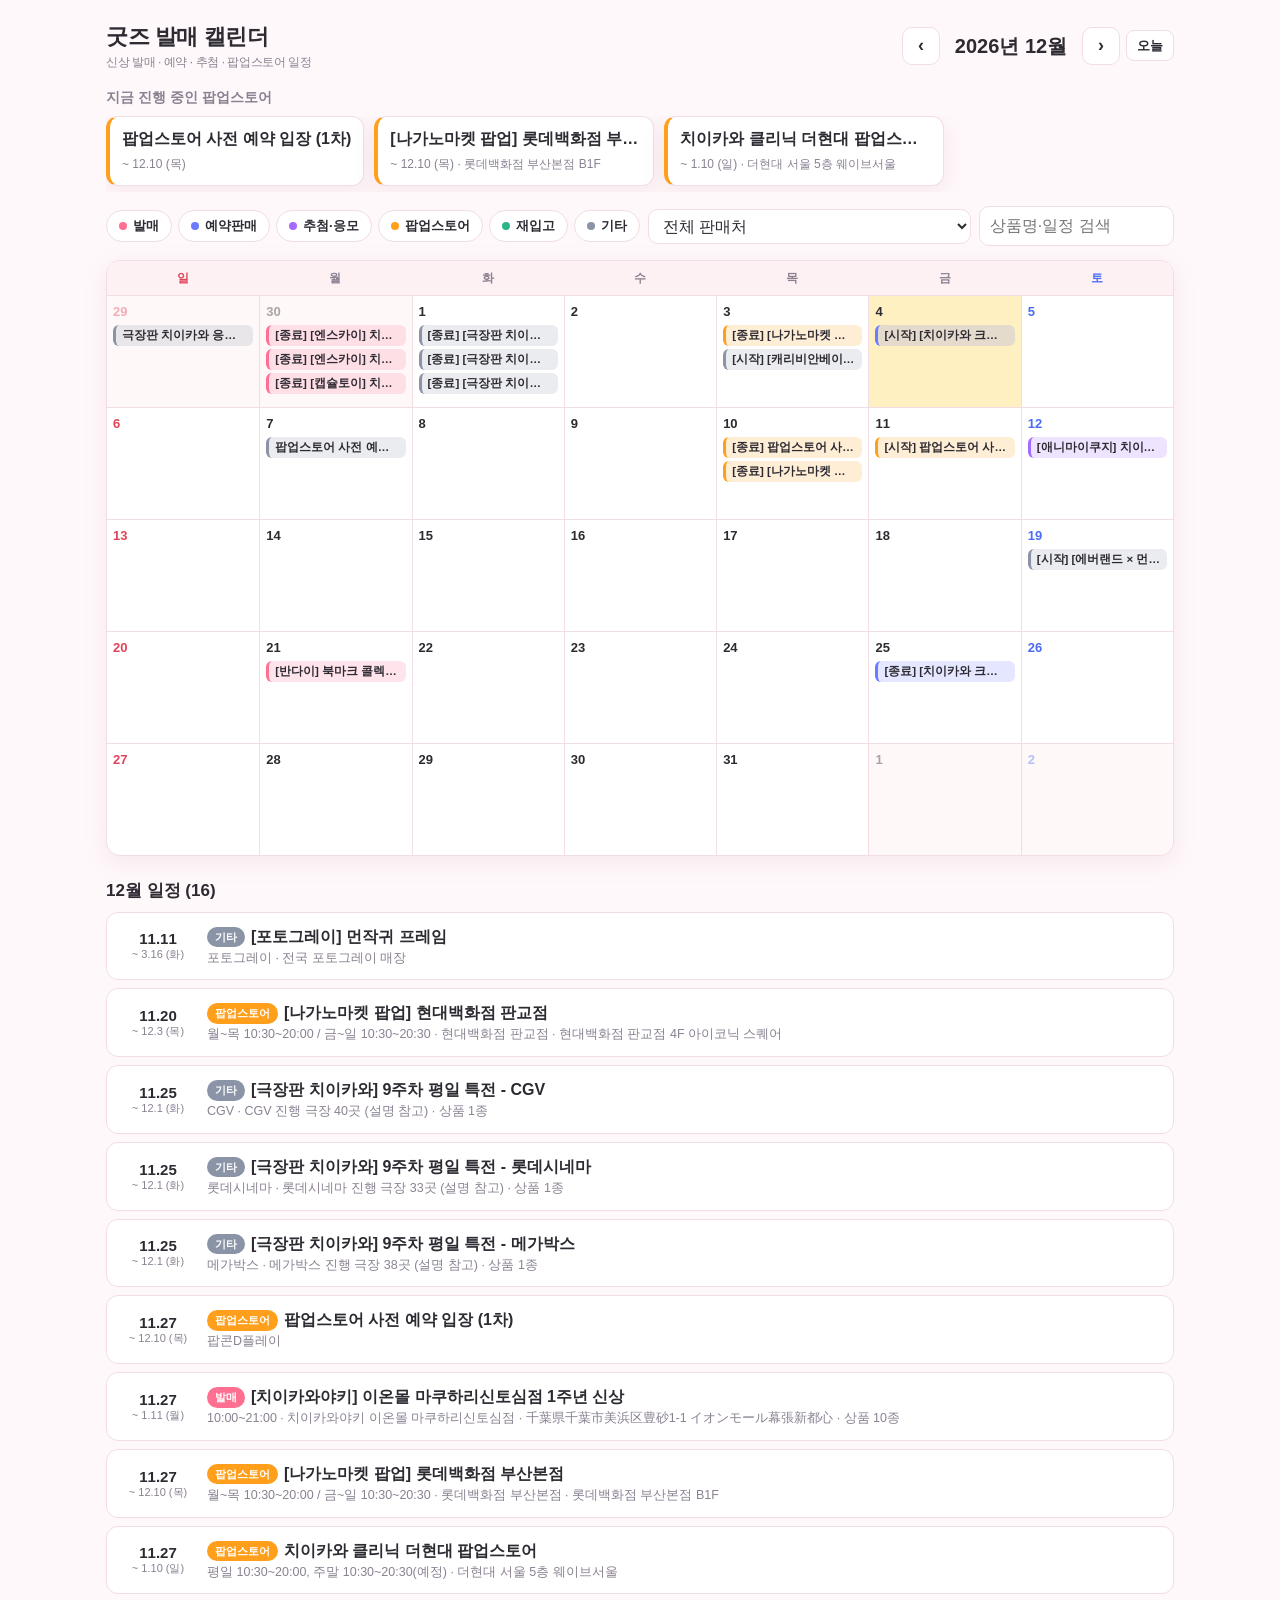
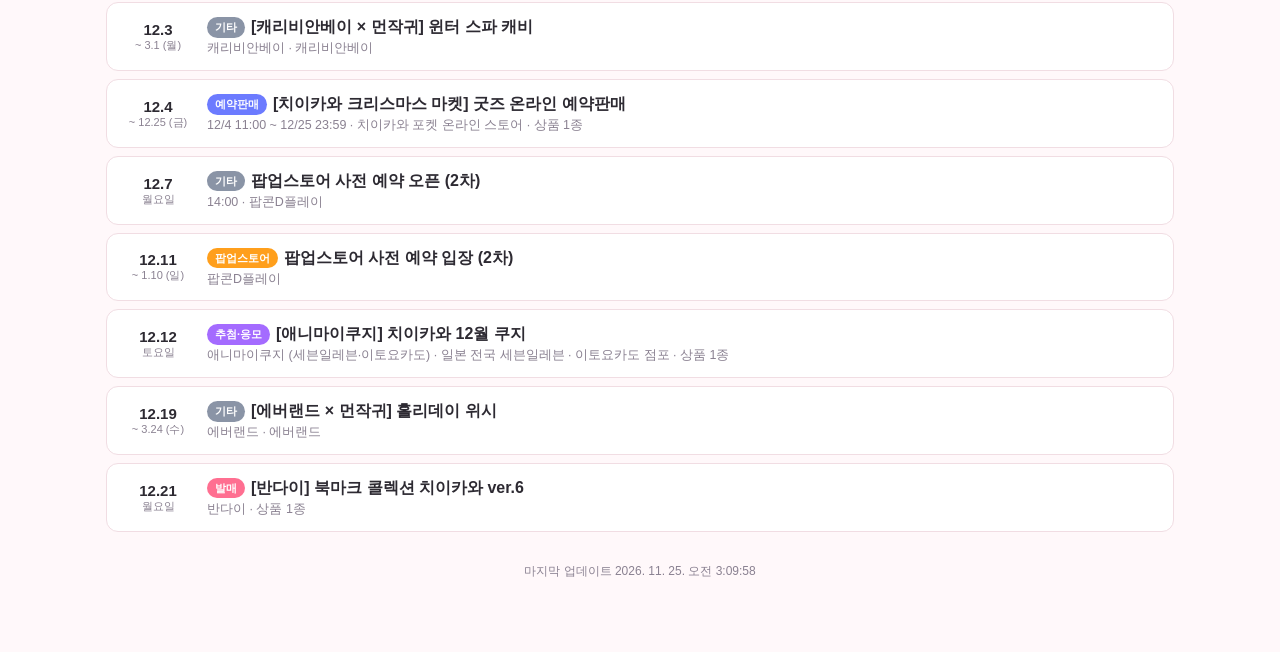
<file: index.html>
<!doctype html>
<html lang="ko">
<head>
<meta charset="utf-8">
<meta name="viewport" content="width=device-width, initial-scale=1, viewport-fit=cover">
<title>굿즈 발매 캘린더</title>
<!-- 홈 화면 앱 설정 -->
<link rel="manifest" href="manifest.json">
<meta name="theme-color" content="#fff8fa" media="(prefers-color-scheme: light)">
<meta name="theme-color" content="#18151b" media="(prefers-color-scheme: dark)">
<link rel="icon" type="image/png" sizes="192x192" href="icon-192.png">
<link rel="apple-touch-icon" href="apple-touch-icon.png">
<meta name="apple-mobile-web-app-capable" content="yes">
<meta name="mobile-web-app-capable" content="yes">
<meta name="apple-mobile-web-app-status-bar-style" content="default">
<meta name="apple-mobile-web-app-title" content="굿즈캘린더">
<style>
/* 앱 모드: 아이폰 노치·홈바 영역 피하기 */
@media (display-mode: standalone) {
  .wrap { padding-top: max(20px, env(safe-area-inset-top)); padding-bottom: max(60px, env(safe-area-inset-bottom)); }
  .modal-bg { padding-top: max(16px, env(safe-area-inset-top)); }
}
@import url('https://cdn.jsdelivr.net/gh/orioncactus/pretendard@v1.3.9/dist/web/static/pretendard.min.css');

:root {
  --bg: #fff8fa;
  --surface: #ffffff;
  --surface-2: #fdf1f4;
  --line: #f1dde3;
  --text: #2d2a32;
  --muted: #8a8191;
  --accent: #ff6f91;
  --accent-ink: #ffffff;
  --today: #fff0c2;
  --shadow: 0 6px 24px rgba(160, 90, 110, .10);
  --radius: 14px;
}
@media (prefers-color-scheme: dark) {
  :root {
    --bg: #18151b; --surface: #221e26; --surface-2: #2a2530; --line: #3a3340;
    --text: #f1ecf4; --muted: #a79eb0; --accent: #ff86a4; --today: #4a3d1e;
    --shadow: 0 6px 24px rgba(0, 0, 0, .35);
  }
}
* { box-sizing: border-box; }
html, body { margin: 0; }
body {
  font-family: Pretendard, -apple-system, 'Apple SD Gothic Neo', 'Malgun Gothic', sans-serif;
  background: var(--bg); color: var(--text); line-height: 1.5; -webkit-font-smoothing: antialiased;
}
a { color: var(--accent); }
button, input, select, textarea { font: inherit; color: inherit; }
.wrap { max-width: 1100px; margin: 0 auto; padding: 20px 16px 60px; }

/* header */
.top { display: flex; align-items: center; justify-content: space-between; gap: 12px; flex-wrap: wrap; margin-bottom: 16px; }
.brand { font-size: 22px; font-weight: 800; margin: 0; letter-spacing: -.02em; }
.brand small { display: block; font-size: 12px; font-weight: 500; color: var(--muted); }
.monthnav { display: flex; align-items: center; gap: 6px; }
.monthnav .label { font-size: 20px; font-weight: 800; min-width: 130px; text-align: center; }

.btn {
  border: 1px solid var(--line); background: var(--surface); border-radius: 10px;
  padding: 8px 14px; cursor: pointer; font-weight: 600; transition: background .15s, transform .05s;
}
.btn:hover { background: var(--surface-2); }
.btn:active { transform: translateY(1px); }
.btn.primary { background: var(--accent); color: var(--accent-ink); border-color: transparent; }
.btn.primary:hover { filter: brightness(1.05); }
.btn.danger { color: #e0445a; }
.btn.sm { padding: 5px 10px; font-size: 13px; border-radius: 8px; }
.btn.icon { width: 38px; height: 38px; padding: 0; display: inline-grid; place-items: center; font-size: 18px; }

/* filters */
.filters { display: flex; gap: 8px; flex-wrap: wrap; align-items: center; margin-bottom: 14px; }
.chipbtn {
  border: 1px solid var(--line); background: var(--surface); border-radius: 999px; padding: 5px 12px;
  font-size: 13px; cursor: pointer; display: inline-flex; align-items: center; gap: 6px; font-weight: 600;
}
.chipbtn .dot { width: 8px; height: 8px; border-radius: 50%; }
.chipbtn.off { opacity: .4; }
.filters select, .filters input, .field input, .field select, .field textarea {
  border: 1px solid var(--line); background: var(--surface); border-radius: 10px; padding: 7px 10px; min-width: 0;
}
.filters input { flex: 1 1 160px; }

/* ongoing popups */
.ongoing { display: flex; gap: 10px; overflow-x: auto; padding-bottom: 6px; margin-bottom: 14px; }
.ongoing:empty { display: none; }
.ongoing .card {
  flex: 0 0 auto; min-width: 220px; max-width: 280px; background: var(--surface); border: 1px solid var(--line);
  border-left: 4px solid var(--c); border-radius: 12px; padding: 10px 12px; cursor: pointer; box-shadow: var(--shadow);
}
.ongoing .card b { display: block; white-space: nowrap; overflow: hidden; text-overflow: ellipsis; }
.ongoing .card span { font-size: 12px; color: var(--muted); }
.sec-title { font-size: 14px; font-weight: 800; color: var(--muted); margin: 0 0 8px; }

/* calendar */
.cal { background: var(--surface); border: 1px solid var(--line); border-radius: var(--radius); box-shadow: var(--shadow); overflow: hidden; }
.cal-head, .cal-grid { display: grid; grid-template-columns: repeat(7, minmax(0, 1fr)); }
.cal-head div { padding: 8px; text-align: center; font-size: 12px; font-weight: 700; color: var(--muted); background: var(--surface-2); }
.cal-head div:first-child { color: #e0445a; }
.cal-head div:last-child { color: #4a6cf7; }
.day {
  min-height: 112px; border-top: 1px solid var(--line); border-left: 1px solid var(--line); padding: 6px;
  cursor: pointer; display: flex; flex-direction: column; gap: 3px; min-width: 0;
}
.day:nth-child(7n+1) { border-left: 0; }
.day.other { background: color-mix(in srgb, var(--surface-2) 50%, transparent); }
.day.other .num { opacity: .4; }
.day.today { background: var(--today); }
.day.sel { outline: 2px solid var(--accent); outline-offset: -2px; }
.day .num { font-size: 13px; font-weight: 700; }
.day.sun .num { color: #e0445a; } .day.sat .num { color: #4a6cf7; }
.chip {
  display: block; font-size: 11.5px; font-weight: 600; padding: 2px 6px; border-radius: 6px;
  background: color-mix(in srgb, var(--c) 18%, transparent); color: var(--text);
  border-left: 3px solid var(--c); white-space: nowrap; overflow: hidden; text-overflow: ellipsis; cursor: pointer;
}
.more { font-size: 11px; color: var(--muted); padding-left: 4px; }
.chips { display: flex; flex-direction: column; gap: 3px; min-width: 0; }

/* list */
.list { margin-top: 22px; }
.list-head { display: flex; align-items: center; justify-content: space-between; margin-bottom: 8px; }
.list-head h2 { font-size: 17px; margin: 0; }
.item {
  display: flex; gap: 12px; background: var(--surface); border: 1px solid var(--line); border-radius: 12px;
  padding: 12px 14px; margin-bottom: 8px; cursor: pointer; align-items: center;
}
.item:hover { border-color: var(--accent); }
.item .date { flex: 0 0 74px; text-align: center; font-weight: 800; font-size: 15px; line-height: 1.2; }
.item .date small { display: block; font-weight: 500; font-size: 11px; color: var(--muted); }
.item .body { min-width: 0; flex: 1; }
.item .title { font-weight: 700; }
.item .meta { font-size: 12.5px; color: var(--muted); }
.badge {
  display: inline-block; font-size: 11px; font-weight: 700; padding: 2px 8px; border-radius: 999px;
  background: var(--c); color: #fff; margin-right: 6px; vertical-align: 1px;
}
.empty { text-align: center; color: var(--muted); padding: 30px 0; }

/* modal */
.modal-bg { position: fixed; inset: 0; background: rgba(20, 10, 20, .45); display: none; align-items: center; justify-content: center; padding: 16px; z-index: 50; }
.modal-bg.open { display: flex; }
.modal {
  background: var(--surface); border-radius: 18px; max-width: 560px; width: 100%; max-height: 88vh; overflow: auto;
  box-shadow: 0 20px 60px rgba(0, 0, 0, .3); position: relative;
}
.modal img.hero { width: 100%; max-height: 280px; object-fit: cover; display: block; border-radius: 18px 18px 0 0; }
.modal .in { padding: 20px 22px 22px; }
.modal h3 { margin: 6px 0 4px; font-size: 20px; }
.modal .close { position: absolute; top: 10px; right: 10px; background: var(--surface); }
.kv { display: grid; grid-template-columns: 72px 1fr; gap: 8px 10px; margin: 14px 0; font-size: 14px; }
.kv dt { color: var(--muted); font-weight: 600; }
.kv dd { margin: 0; }
table.items { width: 100%; border-collapse: collapse; font-size: 14px; margin: 6px 0 14px; }
table.items th, table.items td { padding: 7px 6px; border-bottom: 1px solid var(--line); text-align: left; }
table.items th { font-size: 12px; color: var(--muted); }
table.items td.p { white-space: nowrap; text-align: right; }
.desc { white-space: pre-wrap; font-size: 14px; background: var(--surface-2); border-radius: 10px; padding: 10px 12px; }
.shop-line { margin-bottom: 4px; }
.shop-line small { color: var(--muted); }

.foot { text-align: center; font-size: 12px; color: var(--muted); margin-top: 30px; }

/* mobile: 달력 칸은 점으로, 상세는 아래 목록에서 */
@media (max-width: 640px) {
  .brand { font-size: 18px; }
  .monthnav .label { font-size: 17px; min-width: 110px; }
  .day { min-height: 58px; padding: 4px; align-items: center; }
  .chips { flex-direction: row; flex-wrap: wrap; justify-content: center; gap: 3px; }
  .chip { font-size: 0; width: 7px; height: 7px; padding: 0; border: 0; border-radius: 50%; background: var(--c); }
  .more { display: none; }
  .item .date { flex-basis: 58px; font-size: 14px; }
  .kv { grid-template-columns: 60px 1fr; }
}
</style>
</head>
<body>
<div class="wrap">
  <header class="top">
    <h1 class="brand" id="siteTitle">굿즈 발매 캘린더<small>신상 발매 · 예약 · 추첨 · 팝업스토어 일정</small></h1>
    <div class="monthnav">
      <button class="btn icon" id="prev" aria-label="이전 달">‹</button>
      <div class="label" id="monthLabel"></div>
      <button class="btn icon" id="next" aria-label="다음 달">›</button>
      <button class="btn sm" id="today">오늘</button>
    </div>
  </header>

  <div id="ongoingWrap">
    <p class="sec-title" id="ongoingTitle" hidden>지금 진행 중인 팝업스토어</p>
    <div class="ongoing" id="ongoing"></div>
  </div>

  <div class="filters">
    <div id="typeFilters" style="display:flex;gap:6px;flex-wrap:wrap"></div>
    <select id="shopFilter"><option value="">전체 판매처</option></select>
    <input id="q" type="search" placeholder="상품명·일정 검색">
  </div>

  <section class="cal" aria-label="월간 달력">
    <div class="cal-head" id="calHead"></div>
    <div class="cal-grid" id="calGrid"></div>
  </section>

  <section class="list">
    <div class="list-head">
      <h2 id="listTitle">이번 달 일정</h2>
      <button class="btn sm" id="clearDay" hidden>달 전체 보기</button>
    </div>
    <div id="list"></div>
  </section>

  <p class="foot" id="updated"></p>
</div>

<div class="modal-bg" id="modalBg">
  <div class="modal" role="dialog" aria-modal="true" id="modal"></div>
</div>

<script>
// 공통 상수 / 유틸 — index.html, admin.html 둘 다 사용
const TYPES = {
  release:  { label: '발매',       color: '#ff6f91' },
  preorder: { label: '예약판매',   color: '#6c7bff' },
  lottery:  { label: '추첨·응모',  color: '#a46bff' },
  popup:    { label: '팝업스토어', color: '#ff9f1c' },
  restock:  { label: '재입고',     color: '#2bb486' },
  etc:      { label: '기타',       color: '#8a94a6' },
};
const SHOP_KINDS = { online: '온라인', offline: '오프라인', both: '온·오프라인' };
const WEEK = ['일', '월', '화', '수', '목', '금', '토'];

function esc(s) {
  return String(s ?? '').replace(/[&<>"']/g, c => ({ '&': '&amp;', '<': '&lt;', '>': '&gt;', '"': '&quot;', "'": '&#39;' }[c]));
}
function safeUrl(u) {
  u = String(u || '').trim();
  return /^https?:\/\//i.test(u) ? u : '';
}
function pad(n) { return String(n).padStart(2, '0'); }
function ymd(d) { return `${d.getFullYear()}-${pad(d.getMonth() + 1)}-${pad(d.getDate())}`; }
function parseYmd(s) { const [y, m, d] = s.split('-').map(Number); return new Date(y, m - 1, d); }
function todayStr() { return ymd(new Date()); }
function fmtDate(s) {
  if (!s) return '';
  const d = parseYmd(s);
  return `${d.getMonth() + 1}.${d.getDate()} (${WEEK[d.getDay()]})`;
}
function fmtRange(ev) {
  const end = ev.end && ev.end !== ev.start ? ` ~ ${fmtDate(ev.end)}` : '';
  const y = ev.start ? parseYmd(ev.start).getFullYear() + '. ' : '';
  return `${y}${fmtDate(ev.start)}${end}${ev.time ? ' · ' + esc(ev.time) : ''}`;
}
function evEnd(ev) { return ev.end && ev.end >= ev.start ? ev.end : ev.start; }
function uid(prefix) { return prefix + '_' + Date.now().toString(36) + Math.random().toString(36).slice(2, 6); }
function fmtPrice(p) {
  if (p === '' || p == null) return '';
  const n = Number(String(p).replace(/[^\d.]/g, ''));
  return isNaN(n) || String(p).match(/[^\d,.\s원]/) ? esc(p) : n.toLocaleString('ko-KR') + '원';
}
function normalize(data) {
  data = data || {};
  return {
    siteTitle: data.siteTitle || '굿즈 발매 캘린더',
    updatedAt: data.updatedAt || '',
    shops: Array.isArray(data.shops) ? data.shops : [],
    events: Array.isArray(data.events) ? data.events : [],
  };
}
// UTF-8 안전 base64 (GitHub API용)
function b64encode(str) { return btoa(unescape(encodeURIComponent(str))); }
function b64decode(b64) { return decodeURIComponent(escape(atob(b64.replace(/\s/g, '')))); }
</script>
<script>
let DATA = normalize();
const now = new Date();
const state = { y: now.getFullYear(), m: now.getMonth(), types: new Set(Object.keys(TYPES)), shop: '', q: '', day: null };
const $ = id => document.getElementById(id);
const shopById = id => DATA.shops.find(s => s.id === id);
const isMobile = () => matchMedia('(max-width: 640px)').matches;

function matches(ev) {
  if (!state.types.has(ev.type || 'etc')) return false;
  if (state.shop && !(ev.shopIds || []).includes(state.shop)) return false;
  if (state.q) {
    const hay = [ev.title, ev.description, ev.location, ...(ev.items || []).map(i => i.name),
      ...(ev.shopIds || []).map(id => shopById(id)?.name)].join(' ').toLowerCase();
    if (!hay.includes(state.q.toLowerCase())) return false;
  }
  return true;
}
const sortEv = (a, b) => a.start.localeCompare(b.start) || (a.time || '').localeCompare(b.time || '') || a.title.localeCompare(b.title);

function renderFilters() {
  $('typeFilters').innerHTML = Object.entries(TYPES).map(([k, t]) =>
    `<button class="chipbtn ${state.types.has(k) ? '' : 'off'}" data-type="${k}"><span class="dot" style="background:${t.color}"></span>${t.label}</button>`).join('');
  const sel = $('shopFilter');
  sel.innerHTML = '<option value="">전체 판매처</option>' +
    DATA.shops.map(s => `<option value="${esc(s.id)}">${esc(s.name)}</option>`).join('');
  sel.value = state.shop;
}

function renderOngoing() {
  const t = todayStr();
  const list = DATA.events.filter(e => e.type === 'popup' && e.start <= t && evEnd(e) >= t).sort(sortEv);
  $('ongoingTitle').hidden = !list.length;
  $('ongoing').innerHTML = list.map(e => `
    <div class="card" style="--c:${TYPES.popup.color}" data-id="${esc(e.id)}">
      <b>${esc(e.title)}</b>
      <span>~ ${fmtDate(evEnd(e))}${e.location ? ' · ' + esc(e.location) : ''}</span>
    </div>`).join('');
}

const LONG_DAYS = 7; // 이 일수 이상 이어지는 일정은 달력에 시작·종료일만 표시
const isLong = e => e.end && (parseYmd(e.end) - parseYmd(e.start)) / 86400000 + 1 >= LONG_DAYS;

function renderCalendar() {
  $('monthLabel').textContent = `${state.y}년 ${state.m + 1}월`;
  $('calHead').innerHTML = WEEK.map(w => `<div>${w}</div>`).join('');
  const first = new Date(state.y, state.m, 1);
  const start = new Date(state.y, state.m, 1 - first.getDay());
  const lastDate = new Date(state.y, state.m + 1, 0).getDate();
  const cells = Math.ceil((first.getDay() + lastDate) / 7) * 7;
  const evs = DATA.events.filter(matches).sort(sortEv);
  const t = todayStr();
  let html = '';
  for (let i = 0; i < cells; i++) {
    const d = new Date(start); d.setDate(start.getDate() + i);
    const ds = ymd(d);
    // 기간이 긴 일정(LONG_DAYS일 이상)은 시작일·종료일 칸에만 표시
    const dayEvs = evs.filter(e => e.start <= ds && evEnd(e) >= ds && (!isLong(e) || ds === e.start || ds === evEnd(e)));
    const cls = ['day', d.getMonth() !== state.m && 'other', ds === t && 'today', ds === state.day && 'sel',
      d.getDay() === 0 && 'sun', d.getDay() === 6 && 'sat'].filter(Boolean).join(' ');
    const shown = dayEvs.slice(0, 3);
    html += `<div class="${cls}" data-day="${ds}">
      <span class="num">${d.getDate()}</span>
      <div class="chips">${(isMobile() ? dayEvs : shown).map(e => {
        const tag = isLong(e) ? (ds === e.start ? '[시작] ' : '[종료] ') : '';
        return `<span class="chip" style="--c:${(TYPES[e.type] || TYPES.etc).color}" data-id="${esc(e.id)}" title="${esc(tag + e.title)}">${esc(tag + e.title)}</span>`;
      }).join('')}</div>
      ${dayEvs.length > 3 ? `<span class="more">+${dayEvs.length - 3}개 더</span>` : ''}
    </div>`;
  }
  $('calGrid').innerHTML = html;
}

function renderList() {
  const mStart = ymd(new Date(state.y, state.m, 1)), mEnd = ymd(new Date(state.y, state.m + 1, 0));
  let evs = DATA.events.filter(matches);
  if (state.day) {
    evs = evs.filter(e => e.start <= state.day && evEnd(e) >= state.day);
    $('listTitle').textContent = `${fmtDate(state.day)} 일정`;
  } else {
    evs = evs.filter(e => e.start <= mEnd && evEnd(e) >= mStart);
    $('listTitle').textContent = `${state.m + 1}월 일정 (${evs.length})`;
  }
  $('clearDay').hidden = !state.day;
  evs.sort(sortEv);
  if (!evs.length) { $('list').innerHTML = '<div class="empty">등록된 일정이 없어요</div>'; return; }
  $('list').innerHTML = evs.map(e => {
    const t = TYPES[e.type] || TYPES.etc;
    const d = parseYmd(e.start);
    const shops = (e.shopIds || []).map(id => shopById(id)?.name).filter(Boolean).join(', ');
    const range = e.end && e.end !== e.start ? `~ ${fmtDate(e.end)}` : WEEK[d.getDay()] + '요일';
    return `<div class="item" data-id="${esc(e.id)}">
      <div class="date">${d.getMonth() + 1}.${d.getDate()}<small>${range}</small></div>
      <div class="body">
        <div class="title"><span class="badge" style="--c:${t.color}">${t.label}</span>${esc(e.title)}</div>
        <div class="meta">${[e.time && esc(e.time), shops && esc(shops), e.location && esc(e.location),
          (e.items || []).length && `상품 ${e.items.length}종`].filter(Boolean).join(' · ')}</div>
      </div>
    </div>`;
  }).join('');
}

function openModal(id) {
  const e = DATA.events.find(x => x.id === id);
  if (!e) return;
  const t = TYPES[e.type] || TYPES.etc;
  const shops = (e.shopIds || []).map(shopById).filter(Boolean);
  const img = safeUrl(e.image), link = safeUrl(e.link);
  $('modal').innerHTML = `
    <button class="btn icon close" aria-label="닫기" data-close>×</button>
    ${img ? `<img class="hero" src="${esc(img)}" alt="">` : ''}
    <div class="in">
      <span class="badge" style="--c:${t.color}">${t.label}</span>
      <h3>${esc(e.title)}</h3>
      <dl class="kv">
        <dt>일정</dt><dd>${fmtRange(e)}</dd>
        ${e.location ? `<dt>장소</dt><dd>${esc(e.location)}</dd>` : ''}
        ${shops.length ? `<dt>판매처</dt><dd>${shops.map(s => {
          const u = safeUrl(s.url);
          return `<div class="shop-line">${u ? `<a href="${esc(u)}" target="_blank" rel="noopener">${esc(s.name)}</a>` : esc(s.name)}
            <small>${SHOP_KINDS[s.kind] || ''}${s.address ? ' · ' + esc(s.address) : ''}</small></div>`;
        }).join('')}</dd>` : ''}
      </dl>
      ${(e.items || []).length ? `
        <table class="items"><thead><tr><th>상품</th><th>비고</th><th style="text-align:right">가격</th></tr></thead><tbody>
        ${e.items.map(i => `<tr><td>${esc(i.name)}</td><td>${esc(i.note || '')}</td><td class="p">${fmtPrice(i.price)}</td></tr>`).join('')}
        </tbody></table>` : ''}
      ${e.description ? `<div class="desc">${esc(e.description)}</div>` : ''}
      ${link ? `<p style="margin:16px 0 0"><a class="btn primary" href="${esc(link)}" target="_blank" rel="noopener" style="text-decoration:none;display:inline-block">공지 / 구매 페이지 열기</a></p>` : ''}
    </div>`;
  $('modalBg').classList.add('open');
  history.replaceState(null, '', '#e=' + encodeURIComponent(id));
}
function closeModal() {
  $('modalBg').classList.remove('open');
  history.replaceState(null, '', location.pathname + location.search);
}

function render() { renderCalendar(); renderList(); }
function go(delta) {
  const d = new Date(state.y, state.m + delta, 1);
  state.y = d.getFullYear(); state.m = d.getMonth(); state.day = null; render();
}

// events
$('prev').onclick = () => go(-1);
$('next').onclick = () => go(1);
$('today').onclick = () => { state.y = now.getFullYear(); state.m = now.getMonth(); state.day = null; render(); };
$('clearDay').onclick = () => { state.day = null; render(); };
$('typeFilters').onclick = e => {
  const b = e.target.closest('[data-type]'); if (!b) return;
  const k = b.dataset.type;
  // 전부 켜져 있을 때 누르면 그 종류만 보기
  if (state.types.size === Object.keys(TYPES).length) state.types = new Set([k]);
  else if (state.types.has(k)) { state.types.delete(k); if (!state.types.size) state.types = new Set(Object.keys(TYPES)); }
  else state.types.add(k);
  renderFilters(); render();
};
$('shopFilter').onchange = e => { state.shop = e.target.value; render(); };
$('q').oninput = e => { state.q = e.target.value.trim(); render(); };
$('calGrid').onclick = e => {
  const chip = e.target.closest('.chip');
  if (chip && !isMobile()) return openModal(chip.dataset.id);
  const day = e.target.closest('.day'); if (!day) return;
  state.day = state.day === day.dataset.day ? null : day.dataset.day;
  render();
  if (isMobile() && state.day) $('listTitle').scrollIntoView({ behavior: 'smooth', block: 'start' });
};
$('list').onclick = e => { const it = e.target.closest('.item'); if (it) openModal(it.dataset.id); };
$('ongoing').onclick = e => { const c = e.target.closest('.card'); if (c) openModal(c.dataset.id); };
$('modalBg').onclick = e => { if (e.target === $('modalBg') || e.target.closest('[data-close]')) closeModal(); };
addEventListener('keydown', e => { if (e.key === 'Escape') closeModal(); });
matchMedia('(max-width: 640px)').addEventListener('change', renderCalendar);

// load
fetch('data.json?t=' + Date.now())
  .then(r => { if (!r.ok) throw new Error(r.status); return r.json(); })
  .then(d => {
    DATA = normalize(d);
    document.title = DATA.siteTitle;
    $('siteTitle').firstChild.textContent = DATA.siteTitle;
    if (DATA.updatedAt) $('updated').textContent = '마지막 업데이트 ' + new Date(DATA.updatedAt).toLocaleString('ko-KR');
    renderFilters(); renderOngoing(); render();
    const m = location.hash.match(/^#e=(.+)$/);
    if (m) {
      const ev = DATA.events.find(x => x.id === decodeURIComponent(m[1]));
      if (ev) { const d = parseYmd(ev.start); state.y = d.getFullYear(); state.m = d.getMonth(); render(); openModal(ev.id); }
    }
  })
  .catch(() => { renderFilters(); render(); $('list').innerHTML = '<div class="empty">일정 데이터를 불러오지 못했어요 (data.json 확인)</div>'; });
</script>
</body>
</html>
</file>
